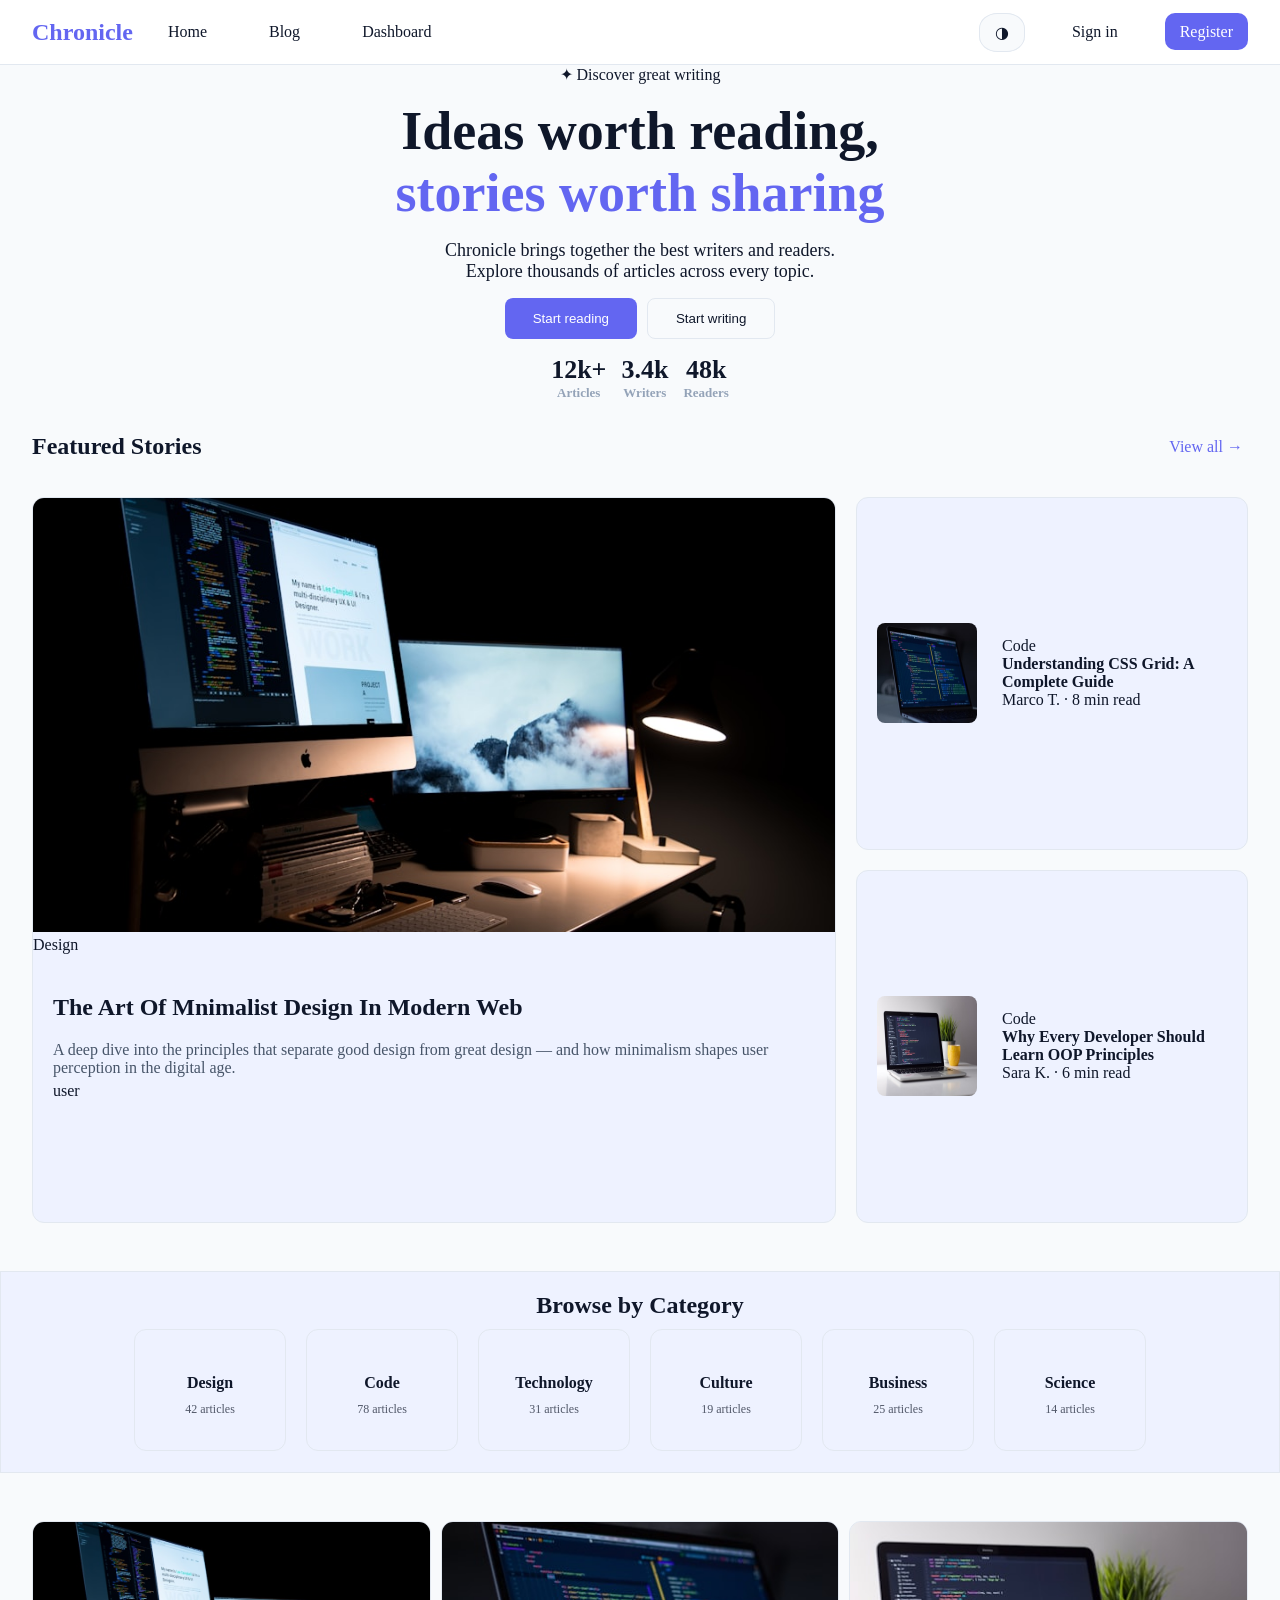
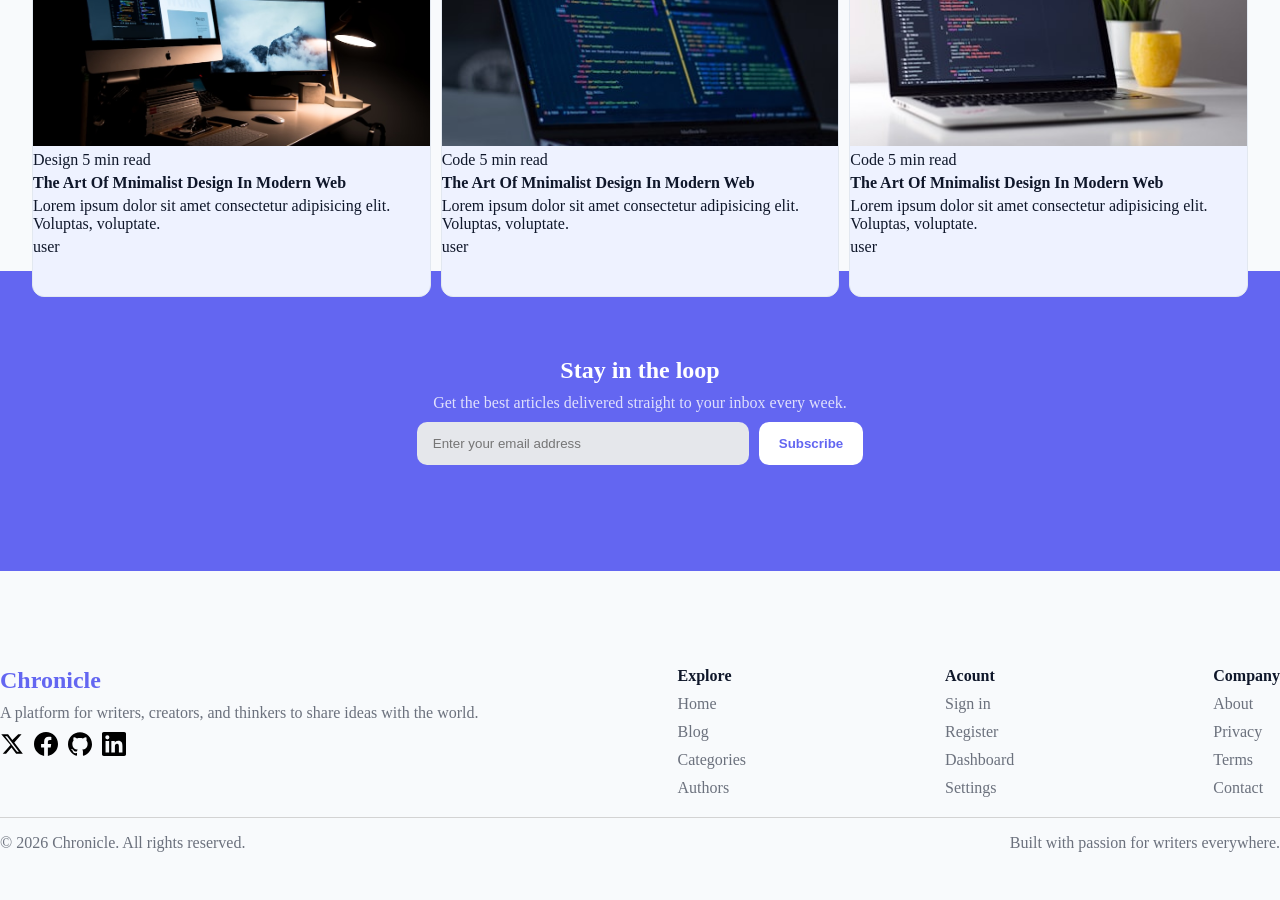
<file: index.html>
<!DOCTYPE html>
<html lang="en" data-theme="light">
<head>
    <meta charset="UTF-8">
    <meta name="viewport" content="width=device-width, initial-scale=1.0">
    <title>Chronicle</title>
    <link rel="stylesheet" href="./css/style.css">
</head>
<body>
    <header class="header">
        <h2>Chronicle</h2>
        <nav class="nav">
            <a href="#" id="menu-toggle">☰</a>
            <ul class="nav-links1">
                <li><a href="#" class="curent-page">Home</a></li>
                <li><a href="#">Blog</a></li>
                <li><a href="#">Dashboard</a></li>
                <li><a href="./register.html" class="register">Register</a></li>
            </ul>
            <ul class="nav-links2">
                <li><a href="#" id="theme-toggle">◑</a></li>
                <li><a href="#">Sign in</a></li>
                <li><a href="./register.html" class="register">Register</a></li>
            </ul>
        </nav>
    </header>
    <main class="main-content">
        <section class="discover">
        <span>✦ Discover great writing</span>
        <h1>Ideas worth reading, <span>stories worth sharing</span></h1>
        <p>Chronicle brings together the best writers and readers.
             Explore thousands of articles across every topic.</p>
        <div class="home-buttons">
            <button class="btn1">Start reading</button>
            <button class="btn2">Start writing</button>
        </div>
        <div class="stats-container">
            <span class="span-nums">12k+ <span class="span-stats">Articles</span></span>
            <span class="span-nums">3.4k <span class="span-stats">Writers</span></span>
            <span class="span-nums">48k <span class="span-stats">Readers</span></span>
        </div>
        </section>
        <section class="featured-stories">
            <div class="featured-header">
                <h2>Featured Stories</h2>
                <span><a href="#">View all →</a></span>
            </div>
            <div class="featured-stories-container">
                <article class="featured-story1">
                    <img src="./assets/img/card1.jpg" alt="Card image">
                    <span class="image-span">Design</span>
                    <div class="featured-stories-article1-info">
                        <h2>The Art Of Mnimalist Design In Modern Web</h2>
                        <p>A deep dive into the principles that separate good design from great design — and how minimalism shapes user perception in the digital age.</p>
                        <span>user</span>
                    </div>
                </article>
                <article class="featured-story2">
                    <img src="./assets/img/card2.jpg" alt="Card image">
                    <div class="featured-stories-article2-info">
                        <span class="image-span2">Code</span>
                        <h4>Understanding CSS Grid: A Complete Guide</h4>
                        <span>Marco T. · 8 min read</span>
                    </div>
                </article>
                <article class="featured-story3">
                    <img src="./assets/img/card3.jpg" alt="Card image">
                    <div class="featured-stories-article3-info">
                        <span class="image-span2">Code</span>
                        <h4>Why Every Developer Should Learn OOP Principles</h4>
                        <span>Sara K. · 6 min read</span>
                    </div>
                </article>
            </div>
        </section>
        <section class="browse">
            <h2>Browse by Category</h2>
            <div class="browse-container">
                <article><div class="icon1"><div></div></div><h4>Design</h4><span>42 articles</span></article>
                <article><div class="icon2"><div></div></div><h4>Code</h4><span>78 articles</span></article>
                <article><div class="icon3"><div></div></div><h4>Technology</h4><span>31 articles</span></article>
                <article><div class="icon4"><div></div></div><h4>Culture</h4><span>19 articles</span></article>
                <article><div class="icon5"><div></div></div><h4>Business</h4><span>25 articles</span></article>
                <article><div class="icon6"><div></div></div><h4>Science</h4><span>14 articles</span></article>
            </div>
        </section>
        <section class="recent-articles">
            <article>
                <img src="./assets/img/card1.jpg" alt="Card image">
                <div class="span-container">
                    <span class="image-span2">Design</span>
                    <span class="time-span">5 min read</span>
                </div>
                <h4>The Art Of Mnimalist Design In Modern Web</h4>
                <p>Lorem ipsum dolor sit amet consectetur adipisicing elit. Voluptas, voluptate.</p>
                <span>user</span>
            </article>
            <article>
                <img src="./assets/img/card2.jpg" alt="Card image">
                <div class="span-container">
                    <span class="image-span2">Code</span>
                    <span class="time-span">5 min read</span>
                </div>
                <h4>The Art Of Mnimalist Design In Modern Web</h4>
                <p>Lorem ipsum dolor sit amet consectetur adipisicing elit. Voluptas, voluptate.</p>
                <span>user</span>
            </article>
            <article>
                <img src="./assets/img/card3.jpg" alt="Card image">
                <div class="span-container">
                    <span class="image-span2">Code</span>
                    <span class="time-span">5 min read</span>
                </div>
                <h4>The Art Of Mnimalist Design In Modern Web</h4>
                <p>Lorem ipsum dolor sit amet consectetur adipisicing elit. Voluptas, voluptate.</p>
                <span>user</span>
            </article>
        </section>
        <section class="stay-in-the-loop">
            <h2>Stay in the loop</h2>
            <p>Get the best articles delivered straight to your inbox every week.</p>
            <form novalidate action="#">
                <input type="email" id="email" placeholder="Enter your email address">
                <button id="subbtn" type="submit">Subscribe</button>
            </form>
            <p id="errorMsg"></p>
        </section>
    </main>
    <footer class="footer">
        <div class="footer-top">
            <section>
                <h2 class="logo">Chronicle</h2>
                <span>A platform for writers, creators, and thinkers to share ideas with the world.</span>
                <div class="icon-container">
                    <img src="./assets/svg/twitter-x.svg" alt="icon">
                    <img src="./assets/svg/facebook.svg" alt="icon">
                    <img src="./assets/svg/github.svg" alt="icon">
                    <img src="./assets/svg/linkedin.svg" alt="icon">
                </div>
            </section>
            <section>
                <h4>Explore</h4>
                <span><a href="#">Home</a></span>
                <span><a href="#">Blog</a></span>
                <span><a href="#">Categories</a></span>
                <span><a href="#">Authors</a></span>
            </section>
            <section>
                <h4>Acount</h4>
                <span><a href="#">Sign in</a></span>
                <span><a href="#">Register</a></span>
                <span><a href="#">Dashboard</a></span>
                <span><a href="#">Settings</a></span>
            </section>
            <section>
                <h4>Company</h4>
                <span><a href="#">About</a></span>
                <span><a href="#">Privacy</a></span>
                <span><a href="#">Terms</a></span>
                <span><a href="#">Contact</a></span>
            </section>
        </div>
        <div class="footer-bottom">
            <span>&copy; 2026 Chronicle. All rights reserved.</span>
            <span>Built with passion for writers everywhere.</span>
        </div>
    </footer>
    <nav class="mobile-nav">
        <a href="#" class="active">
            <span>⌂</span>
            <span class="span-text">Home</span>
        </a>
        <a href="#">
            <span>☰</span>
            <span  class="span-text">Menu</span>
        </a>
        <a href="#">
            <span>◎</span>
            <span class="span-text">profile</span>
        </a>
        <a href="#">
            <span>⚙</span>
            <span class="span-text">Settings</span>
        </a>
    </nav>

    <script src="./js/main.js"></script>
</body>
</html>
</file>
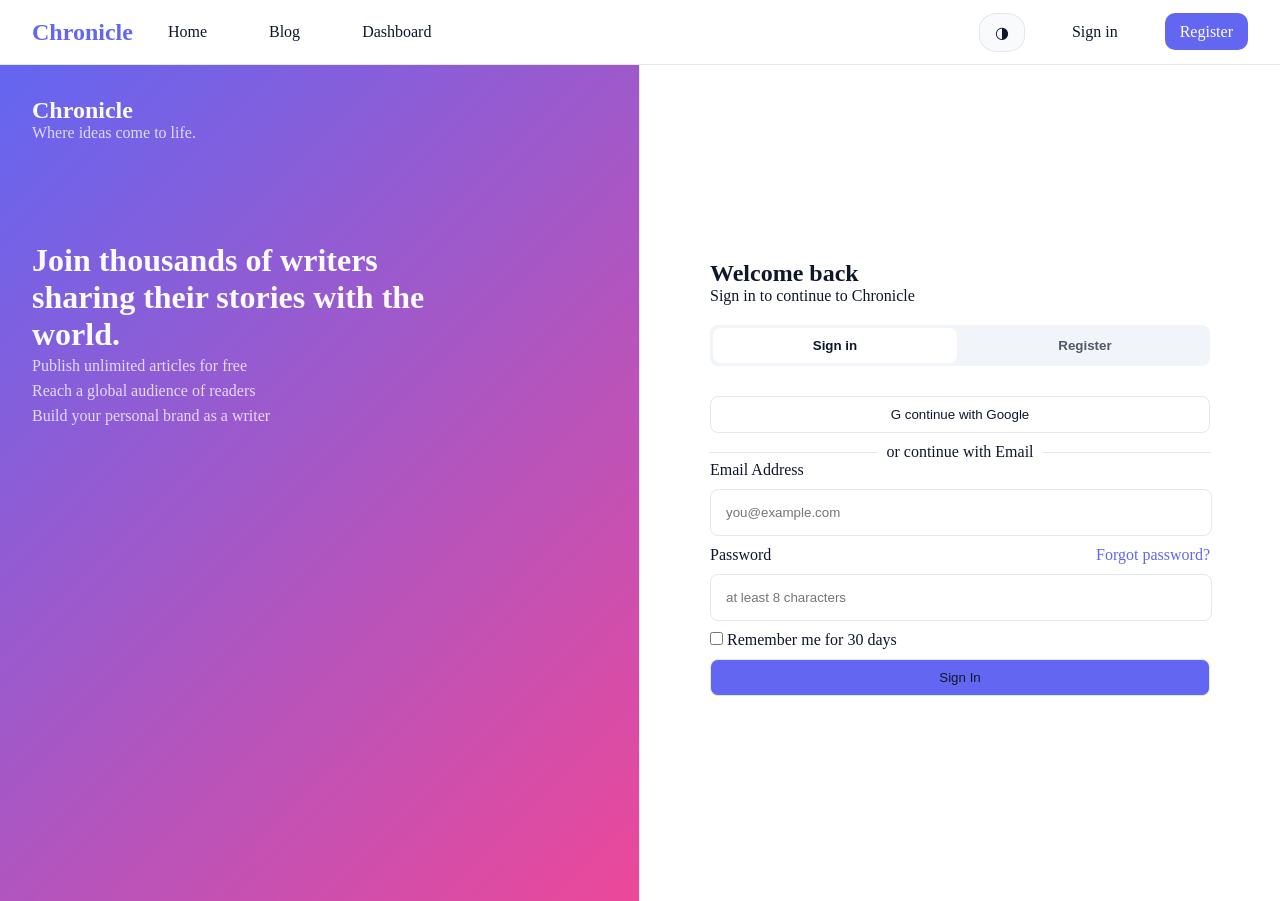
<file: register.html>
<!DOCTYPE html>
<html lang="en" data-theme="light">
    <head>
        <meta charset="UTF-8">
        <meta name="viewport" content="width=device-width, initial-scale=1.0">
        <title>Chronicle</title>
        <link rel="stylesheet" href="./css/style.css">
    </head> 
    <body>
        <header class="header">
            <h2>Chronicle</h2>
            <nav class="nav">
                <a href="#" id="menu-toggle">☰</a>
                <ul class="nav-links1">
                    <li><a href="./index.html">Home</a></li>
                    <li><a href="#">Blog</a></li>
                    <li><a href="#">Dashboard</a></li>
                    <li><a href="./register.html" class="register">Register</a></li>
                </ul>
                <ul class="nav-links2">
                    <li><a href="#" id="theme-toggle">◑</a></li>
                    <li><a href="#">Sign in</a></li>
                    <li><a href="./register.html" class="register">Register</a></li>
                </ul>
            </nav>
        </header>
        <main class="main-content-register">
            <section class="register-side-info">
                <h1>Chronicle</h1>
                <span>Where ideas come to life.</span>
                <div class="text-container">
                    <h2>Join thousands of writers sharing their stories with the world.</h2>
                    <div class="span-container">
                        <span>Publish unlimited articles for free</span>
                        <span>Reach a global audience of readers</span>
                        <span>Build your personal brand as a writer</span>
                    </div>
                </div>
            </section>
            <section class="register-container">
                <div class="forms-container">
                    <h2 id="signin-title" >Welcome back</h2>
                    <h2 id="register-title" class="hidden">Create your account</h2>
                    <h2 id="reset-password" class="hidden">Reset Password</h2>
                    <span id="signin-span" >Sign in to continue to Chronicle</span>
                    <span id="register-span" class="hidden">Start writing and sharing today</span>
                    <span id="reset-span"  class="hidden">Enter your email and we will send you instructions to reset your password.</span>
                    <div class="auth-tabs">
                        <button class="tab active" id="signin-tab">Sign in</button>
                        <button class="tab" id="register-tab">Register</button>
                    </div>
                    <button type="button" class="google">G continue with Google</button>
                    <span class="google-span">or continue with Email</span>
                        <form id="signin-form" action="self">
                            <label for="email-signin">Email Address</label>
                            <input type="email" id="email-signin" placeholder="you@example.com" required>
                            <div class="label-row">
                                <label for="password-signin">Password</label>
                                <a class="forgotpass">Forgot password?</a>
                            </div>
                            <input type="password" id="password-signin" placeholder="at least 8 characters" required>
                            <div class="checkbox-container">
                                <input type="checkbox" id="remember">
                                <span>Remember me for 30 days</span>
                            </div>
                            <button type="submit" class="signin-btn">Sign In</button>
                        </form>
                        <form id="register-form" class="hidden" action="self">
                            <label for="fullName">Full Name</label>
                            <input type="text" id="fullName" placeholder="John Doe" required>
                            <label for="email">Email Address</label>
                            <input type="email" id="email" placeholder="you@example.com" required>
                            <label for="password">Password</label>
                            <input type="password" id="password" placeholder="at least 8 characters" required>
                            <label for="confPassword">Confirm Password</label>
                            <input type="password" id="confPassword" placeholder="Repeat your password" required>
                            <div class="checkbox-container">
                                <input type="checkbox" id="terms" required>
                                <label for="terms">I agree to the <a href="#">Terms of Service</a> and <a href="#">Privacy Policy</a></label>
                            </div>
                            <button type="submit" class="signup-btn">Create Account</button>
                        </form>
                        <form id="reset-form" class="hidden" action="self">
                            <label for="reset">Email Address</label>
                            <input type="email" id="reset" placeholder="you@example.com" required>
                            <button type="submit" class="reset-link">Send Reset Link</button>
                            <span><a class="back-to-login active">back to login</a></span>
                        </form>
                 </div>
            </section>
        </main>



        <script src="./js/main.js"></script>
    </body>
</html>
</file>
<file: css/style.css>
:root {
  --color-bg-light: #ffffff;
  --color-bg-dark:#0f172a;
  --color-surface-light:#f8fafc;
  --color-surface-dark:#1e1b4b;
  --color-bg-hover-light:#f1f5f9;
  --color-bg-hover-dark:#334155;
  --color-accent-light:#6366f1;
  --color-accent-dark:#818cf8;
  --color-article-light:#eef2ff;
  --color-article-dark: #1e293b;
  --color-text-light:#0f172a;
  --color-text-dark:#f8fafc;
  --color-border-light:#e2e8f0;
  --color-border-dark:#334155;
  --color-bg: var(--color-bg-light);
  --color-surface: var(--color-surface-light);
  --color-bg-hover: var(--color-bg-hover-light);
  --color-article: var(--color-article-light);
  --color-text: var(--color-text-light);
  --color-border: var(--color-border-light);
  --color-accent: var(--color-accent-light);
}

[data-theme=dark] {
  --color-bg: var(--color-bg-dark);
  --color-surface: var(--color-surface-dark);
  --color-bg-hover: var(--color-bg-hover-dark);
  --color-article: var(--color-article-dark);
  --color-text: var(--color-text-dark);
  --color-border: var(--color-border-dark);
  --color-accent: var(--color-accent-dark);
}

.header {
  display: flex;
  height: 4rem;
  flex-direction: row;
  align-items: center;
  justify-content: space-between;
  background-color: var(--color-bg);
  border-bottom: var(--color-border) 1px solid;
  padding: 0 2rem;
}
.header h2 {
  padding-right: 20px;
  color: var(--color-accent);
}
.header .user {
  border-radius: 50%;
  background: var(--color-accent);
  color: white;
}

.nav {
  display: flex;
  flex-direction: row;
  justify-content: space-between;
  flex-wrap: wrap;
  flex: 1;
}
.nav .nav-links1 .register, .nav .nav-links1 .logout {
  display: none;
}

#menu-toggle {
  display: none;
  text-decoration: none;
  color: var(--color-text);
  font-size: 24px;
  border: var(--color-border) 1px solid;
  border-radius: 8px;
  padding: 5px 10px;
  background-color: var(--color-surface);
}

.active {
  background-color: var(--color-bg-hover);
}

.nav ul {
  display: flex;
  gap: 2rem;
}

.nav ul li {
  list-style: none;
}
.nav ul li a {
  text-decoration: none;
  color: var(--color-text);
  padding: 10px 15px;
  border-radius: 10px;
}
.nav ul li .register, .nav ul li .logout {
  background-color: var(--color-accent);
  color: white;
}
.nav ul li #theme-toggle {
  border-radius: 40%;
  background-color: var(--color-surface);
  border: var(--color-border) 1px solid;
}

.nav ul li a:hover {
  background-color: var(--color-bg-hover);
  color: var(--color-accent);
}

@media (max-width: 810px) {
  .nav-links2 li a {
    display: none;
  }
  #theme-toggle {
    display: block;
  }
  #menu-toggle {
    display: block;
    position: absolute;
    top: 10px;
    right: 20px;
  }
  .header {
    position: relative;
  }
  .nav {
    justify-content: flex-end;
  }
  .nav .nav-links1 {
    display: none;
  }
  .nav.open .nav-links1 {
    display: flex;
    justify-content: center;
    align-items: center;
    flex-direction: column;
    position: absolute;
    top: 100%;
    left: 0;
    width: 100%;
    background-color: var(--color-bg);
    border-bottom: var(--color-border) 1px solid;
    padding: 1rem;
    gap: 0.5rem;
    z-index: 100;
  }
  .nav.open .nav-links1 li {
    border-bottom: var(--color-border) 1px solid;
    width: 100%;
    padding: 10px 0;
  }
  .nav.open .nav-links1 .register, .nav.open .nav-links1 .logout {
    display: flex;
    justify-content: center;
    align-items: center;
  }
  .nav.open .nav-links1 .curent-page {
    background-color: transparent;
    color: var(--color-text);
  }
}
.footer {
  padding: 2rem 0;
  background-color: var(--color-article);
}
.footer .footer-top {
  display: flex;
  flex-direction: row;
  justify-content: space-between;
}
.footer h2 {
  color: var(--color-accent);
}
.footer section {
  display: flex;
  flex-direction: column;
  gap: 10px;
}
.footer .icon-container {
  display: flex;
  flex-direction: row;
  gap: 10px;
}
.footer .footer-bottom {
  display: flex;
  border-top: lightgray 1px solid;
  margin-top: 20px;
  height: 50px;
  align-items: center;
  justify-content: space-between;
}
.footer span {
  opacity: 0.6;
}
.footer span a {
  text-decoration: none;
  color: var(--color-text);
}

@media (max-width: 810px) {
  .footer {
    display: none;
  }
}
.mobile-nav {
  display: none;
  position: fixed;
  bottom: 0;
  left: 0;
  width: 100%;
  background-color: var(--color-surface);
  border-top: var(--color-border) 1px solid;
  padding: 10px 0;
  justify-content: space-around;
  border-top: var(--color-border) 1px solid;
}
.mobile-nav a {
  text-decoration: none;
  display: flex;
  flex-direction: column;
  align-items: center;
  gap: 5px;
}
.mobile-nav a span {
  color: var(--color-text);
  opacity: 0.7;
  font-size: 24px;
}
.mobile-nav a .span-text {
  font-size: 18px;
}
.mobile-nav .active span {
  color: var(--color-accent);
  opacity: 1;
}

@media (max-width: 810px) {
  .mobile-nav {
    display: flex;
  }
}
body {
  color: var(--color-text);
}

.main-content, .footer {
  background-color: var(--color-surface);
}

.main-content {
  padding-bottom: 4rem;
}

.main-content .discover {
  display: flex;
  flex-direction: column;
  align-items: center;
  justify-content: center;
  text-align: center;
  padding: 4rem 2rem;
  gap: 1rem;
  padding: 0 2rem;
}
.main-content .discover .stats-container {
  display: flex;
  flex-direction: row;
  gap: 15px;
}
.main-content .discover .span-nums {
  font-weight: 700;
  color: #0f172a;
  font-size: 26px;
}
.main-content .discover .span-stats {
  display: block;
  color: #94a3b8;
  font-size: 13px;
}
.main-content .discover h1 {
  font-size: 54px;
  font-weight: 700;
  color: #0f172a;
}
.main-content .discover h1 span {
  display: block;
  color: var(--color-accent);
}
.main-content .discover p {
  font-size: 18px;
  max-width: 400px;
}
.main-content .discover .home-buttons {
  display: flex;
  gap: 10px;
}
.main-content .discover .home-buttons button {
  padding: 12px 28px;
  border-radius: 8px;
  border: none;
  cursor: pointer;
}
.main-content .discover .home-buttons .btn1 {
  background-color: var(--color-accent);
  color: white;
  transition: transform 0.2s ease, box-shadow 0.2s ease;
}
.main-content .discover .home-buttons .btn1:hover {
  transform: translateY(-2px);
  box-shadow: 0 4px 8px rgba(0, 0, 0, 0.2);
}
.main-content .discover .home-buttons .btn2 {
  background-color: var(--color-surface);
  border: 1px solid var(--color-border);
  color: var(--color-text);
}
.main-content .discover .home-buttons .btn2:hover {
  background-color: var(--color-bg-hover);
}

.featured-stories .featured-header {
  display: flex;
  flex-direction: row;
  justify-content: space-between;
  align-items: center;
  padding: 2rem;
  margin-bottom: 5px;
}
.featured-stories .featured-header a {
  text-decoration: none;
  color: var(--color-accent);
  padding-right: 5px;
}

.featured-stories-container {
  display: grid;
  grid-template-columns: 1fr 1fr 1fr;
  grid-template-rows: 1fr 1fr;
  gap: 20px;
  max-height: 100%;
  padding-bottom: 5rem;
  padding: 0 2rem;
}
.featured-stories-container article {
  position: relative;
  border-radius: 12px;
  border: #e2e8f0 1px solid;
  overflow: hidden;
  background-color: var(--color-bg-light);
  background-color: var(--color-article);
  border: var(--color-border) 1px solid;
}
.featured-stories-container article:hover {
  box-shadow: 0 10px 12px rgba(0, 0, 0, 0.2);
  transform: scale(1.02);
}
.featured-stories-container .featured-story1 {
  grid-column: 1/3;
  grid-row: 1/3;
}
.featured-stories-container .featured-story1 img {
  width: 100%;
  height: 60%;
  object-fit: cover;
  z-index: 0;
}
.featured-stories-container .featured-story1 .featured-stories-article1-info {
  max-height: 100%;
  padding: 20px;
}
.featured-stories-container .featured-story1 .featured-stories-article1-info h2 {
  padding: 20px 0;
}
.featured-stories-container .featured-story1 .featured-stories-article1-info p {
  color: #475569;
  padding-bottom: 5px;
}
.featured-stories-container .featured-story2, .featured-stories-container .featured-story3 {
  display: flex;
  flex-direction: row;
  padding-left: 20px;
  gap: 5px;
  align-items: center;
}
.featured-stories-container .featured-story2 img, .featured-stories-container .featured-story3 img {
  width: 100px;
  height: 100px;
  border-radius: 8px;
}
.featured-stories-container .featured-story2 span, .featured-stories-container .featured-story3 span {
  padding: 0 20px;
}
.featured-stories-container .featured-story2 h4, .featured-stories-container .featured-story3 h4 {
  padding: 0 20px;
}

@media (max-width: 810px) {
  .featured-stories-container {
    display: flex;
    flex-direction: column;
    gap: 20px;
  }
  .featured-stories-container article {
    width: 100%;
  }
}
.browse {
  display: flex;
  flex-direction: column;
  justify-content: center;
  height: 200px;
  background-color: var(--color-article);
  border: var(--color-border) 1px solid;
  margin-top: 3rem;
  margin-bottom: 3rem;
  text-align: center;
}
.browse h2 {
  padding-bottom: 10px;
}
.browse .browse-container {
  display: flex;
  justify-content: center;
  align-items: center;
  gap: 20px;
}
.browse article {
  display: flex;
  justify-content: center;
  align-items: center;
  flex-direction: column;
  gap: 10px;
  width: 150px;
  height: 120px;
  align-content: center;
  background-color: var(--color-article);
  border-radius: 12px;
  border: var(--color-border) 1px solid;
}
.browse article span {
  font-size: 12px;
  opacity: 0.7;
}
.browse article .icon {
  display: flex;
  justify-content: center;
  align-items: center;
  width: 40px;
  height: 40px;
  border-radius: 10px;
  background-color: rgba(139, 92, 246, 0.1254901961);
}
.browse article .icon div {
  position: relative;
  width: 15px;
  height: 15px;
  background-color: #8b5cf6;
  border-radius: 50%;
}
.browse article:hover {
  box-shadow: 0 10px 12px rgba(0, 0, 0, 0.2);
  transform: scale(1.05);
}

@media (max-width: 810px) {
  .browse {
    height: auto;
    background-color: transparent;
    padding-bottom: 10px;
    overflow-x: auto;
    flex-wrap: nowrap;
    justify-content: flex-start;
  }
  .browse h2 {
    align-self: flex-start;
    padding: 1rem 2rem;
  }
  .browse-container article {
    width: auto;
    height: auto;
    padding: 10px;
  }
  .browse-container article [class^=icon] {
    display: none;
  }
  .browse-container article span {
    display: none;
  }
}
.recent-articles {
  padding: 0 2rem;
  display: grid;
  grid-template-columns: 1fr 1fr 1fr;
  gap: 10px;
  max-height: 300px;
}
.recent-articles article {
  position: relative;
  border-radius: 12px;
  border: #e2e8f0 1px solid;
  overflow: hidden;
  background-color: var(--color-bg-light);
  display: flex;
  flex-direction: column;
  gap: 5px;
  background-color: var(--color-article);
  border: var(--color-border) 1px solid;
}
.recent-articles article img {
  height: 60%;
  width: 100%;
  object-fit: cover;
}
.recent-articles article .article-author {
  font-weight: 700;
}
.recent-articles article .article-content {
  padding: 10px;
}
.recent-articles article:hover {
  box-shadow: 0 10px 12px rgba(0, 0, 0, 0.2);
  transform: scale(1.02);
}

@media (max-width: 810px) {
  .recent-articles {
    display: none;
  }
}
.stay-in-the-loop {
  display: flex;
  justify-content: center;
  align-items: center;
  flex-direction: column;
  gap: 10px;
  height: 300px;
  background-color: var(--color-accent);
  color: white;
  margin-top: 50px;
}
.stay-in-the-loop p {
  opacity: 0.8;
}
.stay-in-the-loop form {
  display: flex;
  gap: 10px;
  justify-content: center;
}
.stay-in-the-loop form input {
  padding: 14px 16px;
  width: 300px;
  border: none;
  border-radius: 10px;
  outline: none;
  background-color: #e5e7eb;
}
.stay-in-the-loop form button {
  padding: 14px 20px;
  border: none;
  border-radius: 10px;
  background-color: white;
  color: var(--color-accent);
  font-weight: 600;
  cursor: pointer;
  transition: all 0.2s ease;
}
.stay-in-the-loop form button:hover {
  transform: translateY(-2px);
  box-shadow: 0 6px 12px rgba(0, 0, 0, 0.15);
}
.stay-in-the-loop #errorMsg {
  position: relative;
  color: black;
  padding: 5px 10px;
  transform: translate(-60px, -8px);
}

@keyframes fadeIn {
  from {
    opacity: 0;
  }
  to {
    opacity: 1;
  }
}
@media (max-width: 810px) {
  .stay-in-the-loop {
    border-radius: 15px;
    margin: 2rem;
  }
  .stay-in-the-loop form {
    display: flex;
    flex-direction: column;
    gap: 10px;
  }
}
@media (max-width: 810px) {
  body, html {
    width: 100%;
    overflow-x: hidden;
  }
}
.main-content-register {
  background-color: var(--color-surface);
  display: grid;
  grid-template-columns: 1fr 1fr;
  min-height: calc(100vh - 4rem);
}
@media (max-width: 810px) {
  .main-content-register {
    grid-template-columns: 1fr;
    grid-template-rows: 1fr 5fr;
  }
}

.register-side-info {
  border-right: var(--color-border) 1px solid;
  background: linear-gradient(135deg, #6366f1, #ec4899);
  color: var(--color-text-dark);
  padding: 2rem;
}
.register-side-info span {
  opacity: 0.8;
  font-size: 16px;
}
.register-side-info .text-container {
  position: relative;
  top: 100px;
  width: 450px;
}
.register-side-info h2 {
  font-size: 32px;
}
.register-side-info .span-container {
  display: flex;
  flex-direction: column;
  line-height: 25px;
}
@media (max-width: 810px) {
  .register-side-info {
    width: 100vw;
  }
  .register-side-info .span-container, .register-side-info h2, .register-side-info h1, .register-side-info span {
    display: none;
  }
}

.register-container {
  display: flex;
  justify-content: center;
  align-items: center;
  color: var(--color-text);
  background-color: var(--color-bg);
  position: relative;
  overflow-y: auto;
  padding: 2rem 0;
}
@media (max-width: 810px) {
  .register-container {
    width: 100vw;
  }
}
.register-container .hidden {
  display: none !important;
}
.register-container .auth-tabs {
  width: 100%;
  max-width: 500px;
  display: grid;
  grid-template-columns: 1fr 1fr;
  background-color: var(--color-bg-hover);
  border-radius: 8px;
  margin: 20px 0;
}
.register-container .auth-tabs .tab {
  cursor: pointer;
  padding: 10px 15px;
  border: none;
  background-color: var(--color-bg-hover);
  color: var(--color-text);
  opacity: 0.7;
  margin: 3px;
  font-weight: 700;
}
.register-container .auth-tabs .active {
  background-color: var(--color-bg);
  border-radius: 8px;
  opacity: 1;
}
.register-container .google {
  cursor: pointer;
  max-width: 500px;
  width: 100%;
  padding: 10px 15px;
  background-color: var(--color-bg);
  color: var(--color-text);
  border-radius: 8px;
  border: var(--color-border) 1px solid;
  margin: 10px 0;
}
.register-container .google-span {
  display: flex;
  align-items: center;
  gap: 8px;
}
.register-container .google-span::before, .register-container .google-span::after {
  content: "";
  flex: 1;
  height: 1px;
  background-color: var(--color-border);
}
.register-container label {
  display: block;
}
.register-container label[for=terms] {
  display: inline;
}
.register-container label[for=terms] a {
  text-decoration: none;
  color: var(--color-accent);
}
.register-container #email-signin, .register-container #password-signin, .register-container #fullName, .register-container #email,
.register-container #password, .register-container #confPassword, .register-container #reset {
  max-width: 470px;
  width: 100%;
  padding: 15px;
  background-color: var(--color-bg);
  color: var(--color-text);
  border-radius: 8px;
  border: var(--color-border) 1px solid;
  margin: 10px 0;
}
.register-container .forms-container {
  max-width: 500px;
  width: 100%;
  padding: 0 1rem;
}
.register-container .error {
  color: red;
}
.register-container .label-row {
  display: flex;
  flex-direction: row;
  justify-content: space-between;
}
.register-container .forgotpass {
  color: var(--color-accent);
  cursor: pointer;
}
.register-container .signin-btn, .register-container .signup-btn, .register-container .reset-link {
  cursor: pointer;
  max-width: 500px;
  width: 100%;
  padding: 10px 20px;
  background-color: var(--color-accent);
  color: var(--color-text);
  border-radius: 8px;
  border: var(--color-border) 1px solid;
  margin: 10px 0;
}
.register-container .back-to-login {
  position: absolute;
  top: 25%;
  left: 5%;
  cursor: pointer;
  color: var(--color-accent);
}
@media (max-width: 810px) {
  .register-container .back-to-login {
    top: 20%;
    left: 10%;
  }
}

.articles-main-content {
  position: relative;
  display: flex;
  flex-direction: column;
  background-color: var(--color-surface);
}

.sub-header {
  padding: 2rem;
  border-bottom: var(--color-border) 1px solid;
}
.sub-header #search {
  width: 100%;
  max-width: 400px;
  height: 2rem;
  border: var(--color-border) 1px solid;
  padding-left: 5px;
  margin-top: 10px;
  border-radius: 8px;
  cursor: pointer;
  background-color: var(--color-bg);
  color: var(--color-text);
}
.sub-header .search-btn {
  border: var(--color-border) 1px solid;
  height: 2rem;
  max-width: 70px;
  width: 100%;
  border-radius: 8px;
  background-color: var(--color-bg);
  color: var(--color-text);
}

.articles-container {
  display: flex;
  flex-direction: row;
  flex-wrap: wrap;
  gap: 5px;
  padding: 5rem 2rem 5rem 0;
  background-color: var(--color-bg);
}
.articles-container a {
  max-width: 250px;
}
@media (max-width: 810px) {
  .articles-container a {
    flex-direction: column;
    max-width: 200px;
  }
}
.articles-container article {
  max-height: 300px;
  max-width: 250px;
  border-radius: 8px;
  border: var(--color-border) 1px solid;
  background-color: var(--color-surface);
  margin: 1rem;
  cursor: pointer;
}
.articles-container article:hover {
  box-shadow: 0 4px 8px rgba(0, 0, 0, 0.2);
}
.articles-container .article-card {
  max-width: 250px;
  width: 100%;
  height: 100px;
  border-top-left-radius: 8px;
  border-top-right-radius: 8px;
}
.articles-container .article-text {
  padding: 1rem;
}
.articles-container a:nth-child(5n+1) .article-card {
  background: #c58cf7;
}
.articles-container a:nth-child(5n+2) .article-card {
  background: #98bff9;
}
.articles-container a:nth-child(5n+3) .article-card {
  background: #aff4ca;
}
.articles-container a:nth-child(5n+4) .article-card {
  background: #fdc29b;
}
.articles-container a:nth-child(5n+5) .article-card {
  background: #f38f8f;
}
.articles-container .article-info {
  display: flex;
  flex-direction: row;
  justify-content: space-between;
  padding-top: 7px;
  color: var(--color-accent);
}
.articles-container h2 {
  padding-bottom: 5px;
}
.articles-container .article-link {
  text-decoration: none;
  color: var(--color-text);
}

.single-article {
  display: flex;
  justify-content: center;
  height: 100%;
  min-height: 100vh;
  padding-top: 1rem;
  color: var(--color-text);
  background-color: var(--color-surface);
}
.single-article article {
  padding: 0 2rem;
  max-width: 800px;
  width: 100%;
  padding: 1rem;
  margin-bottom: 3rem;
  border: var(--color-border) 2px solid;
  background-color: var(--color-bg-hover);
}
.single-article h1, .single-article .content {
  text-align: center;
}
.single-article .content {
  margin-top: 2rem;
}
.single-article a {
  display: flex;
  justify-content: right;
  color: var(--color-text);
}
.single-article .article-actions {
  display: flex;
  flex-direction: row;
  flex-direction: row-reverse;
  justify-content: space-between;
}
.single-article .article-actions .likes-section {
  display: flex;
  flex-direction: column;
  gap: 5px;
}
.single-article .article-actions .likes-section .like-btn {
  border: none;
  background-color: transparent;
  cursor: pointer;
}
.single-article .article-actions .comments-section {
  display: flex;
  flex-direction: column;
  gap: 10px;
  margin-bottom: 10px;
}
.single-article .article-actions .comments-section .comment-form textarea {
  width: 100%;
  height: 60px;
  resize: none;
}
.single-article .article-actions .comments-section .post-comm-btn {
  border: var(--color-border) 1px solid;
  background-color: var(--color-bg);
  padding: 5px;
  border-radius: 8px;
  color: var(--color-text);
  cursor: pointer;
}
.single-article .comment {
  border: var(--color-border) 1px solid;
  background-color: var(--color-bg);
  border-radius: 8px;
  padding: 10px;
  margin-bottom: 1rem;
}

.category-badge, .filter-btn {
  display: inline-block;
  padding: 5px 10px;
  border-radius: 20px;
  color: var(--color-text-dark);
  background-color: var(--color-accent);
  margin-bottom: 10px;
  text-decoration: none;
}

.category-filters {
  position: absolute;
  transform: translateY(-100%);
  padding-left: 1rem;
}

.dashboard-container {
  display: flex;
  min-height: calc(100vh - 4rem);
  background-color: var(--color-bg);
}

.dashboard-aside {
  width: 100%;
  max-width: 250px;
  min-height: calc(100vh - 4rem);
  border-right: 1px solid var(--color-border);
  padding: 2rem 1rem;
  background-color: var(--color-bg-hover);
}
.dashboard-aside p {
  display: flex;
  justify-content: center;
  align-items: center;
  background-color: var(--color-accent);
  height: 50px;
  width: 50px;
  border-radius: 50%;
  margin-right: 10px;
}
.dashboard-aside .dashboard-cont {
  display: flex;
  flex-direction: row;
  margin-bottom: 20px;
}
.dashboard-aside .dashboard-cont .author {
  display: block;
  font-weight: 700;
}
.dashboard-aside .dashboard-cont .article-count {
  display: block;
}
.dashboard-aside .dashboard-cont div {
  display: flex;
  justify-content: center;
  align-items: center;
  flex-direction: column;
}
.dashboard-aside nav span {
  color: var(--color-surface-dark);
  opacity: 0.8;
  font-weight: 700;
}
.dashboard-aside nav ul {
  display: flex;
  flex-direction: column;
  list-style: none;
  padding: 0;
  gap: 0.5rem;
  margin-top: 1rem;
}

.nav-item {
  display: flex;
  align-items: center;
  gap: 10px;
  padding: 10px 16px;
  border-radius: 8px;
  text-decoration: none;
  color: var(--color-text);
}
.nav-item.active {
  background: rgba(146, 164, 255, 0.3137254902);
  color: var(--color-accent);
}
.nav-item:hover {
  background: rgba(146, 164, 255, 0.3137254902);
}

.dashboard-content {
  flex: 1;
  padding: 2rem;
  height: 100%;
  overflow-y: auto;
}

.section {
  display: none;
  padding: 2rem;
  border-radius: 8px;
}
.section.active {
  display: block;
}
.section h2 {
  margin: 2rem;
}
.section .stat-grid {
  display: flex;
  flex-direction: row;
  flex-wrap: wrap;
}
.section .stat-card {
  display: flex;
  flex-direction: column;
  width: 100%;
  max-width: 200px;
  gap: 5px;
  background-color: var(--color-bg);
  margin: 5px;
  border-radius: 8px;
  border: var(--color-border) 1px solid;
  box-shadow: 0 0 8px rgba(0, 0, 0, 0.2);
  padding: 2rem;
}
.section .stat-card .stat-label {
  opacity: 0.8;
}
.section .stat-card .stat-number {
  font-weight: 700;
  font-size: 20px;
}

.new-article {
  display: flex;
  border: var(--color-border) 1px solid;
  border-radius: 8px;
  background-color: var(--color-accent);
  color: var(--color-text-dark);
  cursor: pointer;
  height: 50px;
  text-decoration: none;
  align-items: center;
  padding: 0 1rem;
}
.new-article:hover {
  scale: 1.05;
}

.overview-header {
  display: flex;
  flex-direction: row;
  justify-content: space-between;
  align-items: center;
}

.recent-articles-section, .my-articles-section {
  display: flex;
  flex-direction: column;
  margin-top: 10%;
}
.recent-articles-section h2, .my-articles-section h2 {
  margin-bottom: 10px;
}
.recent-articles-section .recent-article-row, .recent-articles-section .my-article-row, .my-articles-section .recent-article-row, .my-articles-section .my-article-row {
  background-color: var(--color-bg);
  padding: 0.5rem 2rem;
  border-radius: 10px;
  box-shadow: 0 0 8px rgba(0, 0, 0, 0.2);
  margin-bottom: 10px;
}
.recent-articles-section .recent-article-row .recent-article-info, .recent-articles-section .recent-article-row .my-article-info, .recent-articles-section .my-article-row .recent-article-info, .recent-articles-section .my-article-row .my-article-info, .my-articles-section .recent-article-row .recent-article-info, .my-articles-section .recent-article-row .my-article-info, .my-articles-section .my-article-row .recent-article-info, .my-articles-section .my-article-row .my-article-info {
  display: flex;
  flex-direction: row;
  justify-content: space-between;
  padding-bottom: 8px;
}
.recent-articles-section .recent-article-row .recent-article-info a, .recent-articles-section .recent-article-row .my-article-info a, .recent-articles-section .my-article-row .recent-article-info a, .recent-articles-section .my-article-row .my-article-info a, .my-articles-section .recent-article-row .recent-article-info a, .my-articles-section .recent-article-row .my-article-info a, .my-articles-section .my-article-row .recent-article-info a, .my-articles-section .my-article-row .my-article-info a {
  color: var(--color-text);
  text-decoration: none;
  font-weight: 700;
  font-size: 20px;
}

.my-article-row {
  display: flex;
  flex-direction: column;
}

.status-badge, .edit-btn, .publish-btn {
  background-color: var(--color-accent);
  color: var(--color-text-dark);
  padding: 3px;
  border-radius: 8px;
  cursor: pointer;
}

.article-actions {
  display: flex;
  flex-direction: row;
}

.edit-modal {
  position: fixed;
  inset: 0;
  background: rgba(0, 0, 0, 0.5);
  display: flex;
  justify-content: center;
  align-items: center;
  opacity: 0;
  visibility: hidden;
  transition: all 0.25s ease;
  z-index: 1000;
}
.edit-modal.active {
  opacity: 1;
  visibility: visible;
}

.edit-modal-content {
  width: min(700px, 90%);
  background: white;
  border-radius: 12px;
  padding: 2rem;
  box-shadow: 0 15px 40px rgba(0, 0, 0, 0.25);
  display: flex;
  flex-direction: column;
  gap: 1rem;
}
.edit-modal-content h2 {
  margin: 0;
}
.edit-modal-content form {
  display: flex;
  flex-direction: column;
  gap: 1rem;
}
.edit-modal-content input,
.edit-modal-content textarea {
  width: 100%;
  padding: 12px;
  border: 1px solid #d1d5db;
  border-radius: 8px;
  font-family: inherit;
}
.edit-modal-content textarea {
  resize: vertical;
  min-height: 250px;
}

.modal-buttons {
  display: flex;
  justify-content: flex-end;
  gap: 10px;
}
.modal-buttons button {
  border: none;
  border-radius: 8px;
  padding: 12px 20px;
  cursor: pointer;
}
.modal-buttons button[type=submit] {
  background: #6366f1;
  color: white;
}
.modal-buttons .cancel-btn {
  background: #e5e7eb;
}

.my-articles-section {
  display: none;
}
.my-articles-section.active {
  display: block;
}

.my-article-row:hover {
  scale: 1.05;
}

.my-article-stats {
  display: flex;
  flex-direction: row;
  justify-content: space-between;
}

.upload-file {
  display: none;
}
.upload-file.active {
  display: block;
}

#upload-form {
  display: flex;
  flex-direction: column;
  gap: 1rem;
  max-width: 700px;
}
#upload-form input[type=text],
#upload-form select,
#upload-form textarea {
  width: 100%;
  padding: 0.75rem 1rem;
  border: 1px solid var(--color-border);
  border-radius: 8px;
  background: var(--color-bg);
  color: var(--color-text);
  font-size: 15px;
}
#upload-form textarea {
  min-height: 250px;
  resize: vertical;
}
#upload-form .category-checkboxes {
  display: flex;
  gap: 1rem;
  flex-wrap: wrap;
}
#upload-form .category-checkboxes label {
  display: flex;
  align-items: center;
  gap: 6px;
}
#upload-form button[type=submit] {
  align-self: flex-start;
  padding: 10px 24px;
  background: var(--color-accent);
  color: white;
  border: none;
  border-radius: 8px;
  cursor: pointer;
  font-size: 15px;
}
#upload-form button[type=submit]:hover {
  opacity: 0.9;
}

@media (max-width: 810px) {
  .dashboard-container {
    flex-direction: column;
    align-items: center;
    flex: 1;
  }
  .dashboard-content {
    padding: 0 1rem;
  }
  .dashboard-aside {
    display: flex;
    flex-direction: row;
    min-height: 30px;
    max-width: 450px;
    margin: 0;
    box-sizing: border-box;
    border-bottom: 1px solid var(--color-border);
    justify-content: center;
    padding: 0;
    margin: 1rem 1rem 0.5rem 1rem;
    border-radius: 8px;
  }
  .dashboard-aside .dashboard-cont, .dashboard-aside nav span {
    display: none;
  }
  .dashboard-aside nav ul {
    height: 40px;
    flex-direction: row;
  }
  .dashboard-aside nav ul li a {
    padding: 0;
  }
  .nav-item {
    flex: 1;
    text-align: center;
    padding: 1rem 0;
    border-radius: 0;
  }
  .nav-item.active {
    background: none;
    border-bottom: 3px solid var(--color-accent);
  }
}
.users-header {
  display: flex;
  justify-content: space-between;
  align-items: center;
  margin-bottom: 1.5rem;
}
.users-header h2 {
  margin: 0;
}

.users-toolbar {
  display: flex;
  gap: 1rem;
  margin-bottom: 1.5rem;
}
.users-toolbar input {
  flex: 1;
  padding: 0.6rem 1rem;
  border: 1px solid var(--color-border);
  border-radius: 8px;
  background: var(--color-bg);
  color: var(--color-text);
  font-size: 14px;
}
.users-toolbar select {
  padding: 0.6rem 1rem;
  border: 1px solid var(--color-border);
  border-radius: 8px;
  background: var(--color-bg);
  color: var(--color-text);
  font-size: 14px;
}

.users-table {
  width: 100%;
  border-collapse: collapse;
  font-size: 14px;
}
.users-table thead tr {
  border-bottom: 1px solid var(--color-border);
}
.users-table thead tr th {
  text-align: left;
  padding: 0.75rem 1rem;
  font-size: 12px;
  opacity: 0.6;
  font-weight: 600;
  text-transform: uppercase;
  letter-spacing: 0.05em;
}
.users-table tbody tr {
  border-bottom: 1px solid var(--color-border);
  transition: background 0.15s;
}
.users-table tbody tr:hover {
  background: var(--color-bg-hover);
}
.users-table tbody tr td {
  padding: 0.85rem 1rem;
}

.user-cell {
  display: flex;
  align-items: center;
  gap: 10px;
}

.user-avatar {
  width: 34px;
  height: 34px;
  border-radius: 50%;
  background: #EEEDFE;
  color: #3C3489;
  display: flex;
  align-items: center;
  justify-content: center;
  font-size: 13px;
  font-weight: 600;
  flex-shrink: 0;
}

.btn-note {
  padding: 4px 12px;
  border-radius: 6px;
  border: 1px solid var(--color-border);
  background: none;
  color: var(--color-text);
  font-size: 13px;
  cursor: pointer;
}
.btn-note:hover {
  background: var(--color-bg-hover);
}

.note-modal {
  position: fixed;
  top: 0;
  left: 0;
  width: 100%;
  height: 100%;
  background: rgba(0, 0, 0, 0.5);
  display: flex;
  align-items: center;
  justify-content: center;
  z-index: 1000;
}
.note-modal.hidden {
  display: none;
}

.note-box {
  background: var(--color-bg);
  border-radius: 12px;
  padding: 2rem;
  width: 90%;
  max-width: 500px;
}
.note-box h3 {
  margin-bottom: 1rem;
}
.note-box textarea {
  width: 100%;
  min-height: 150px;
  padding: 0.75rem;
  border: 1px solid var(--color-border);
  border-radius: 8px;
  background: var(--color-bg);
  color: var(--color-text);
  resize: vertical;
  box-sizing: border-box;
  margin-bottom: 1rem;
}

.note-actions {
  display: flex;
  gap: 0.75rem;
}
.note-actions button[type=submit] {
  padding: 8px 20px;
  background: var(--color-accent);
  color: white;
  border: none;
  border-radius: 8px;
  cursor: pointer;
}
.note-actions button[type=submit]:hover {
  opacity: 0.9;
}
.note-actions button[type=button] {
  padding: 8px 20px;
  border: 1px solid var(--color-border);
  border-radius: 8px;
  background: none;
  color: var(--color-text);
  cursor: pointer;
}
.note-actions button[type=button]:hover {
  background: var(--color-bg-hover);
}

.btn-view-note {
  padding: 4px 12px;
  border-radius: 6px;
  border: 1px solid #AFA9EC;
  background: none;
  color: #3C3489;
  font-size: 13px;
  cursor: pointer;
}
.btn-view-note:hover {
  background: #EEEDFE;
}
.btn-view-note.disabled {
  opacity: 0.4;
  pointer-events: none;
}

.note-content {
  background: var(--color-bg-hover);
  border-radius: 8px;
  padding: 1rem;
  min-height: 80px;
  font-size: 14px;
  line-height: 1.6;
  white-space: pre-wrap;
  margin-bottom: 1rem;
}

* {
  padding: 0;
  margin: 0;
}

/*# sourceMappingURL=style.css.map */
</file>
